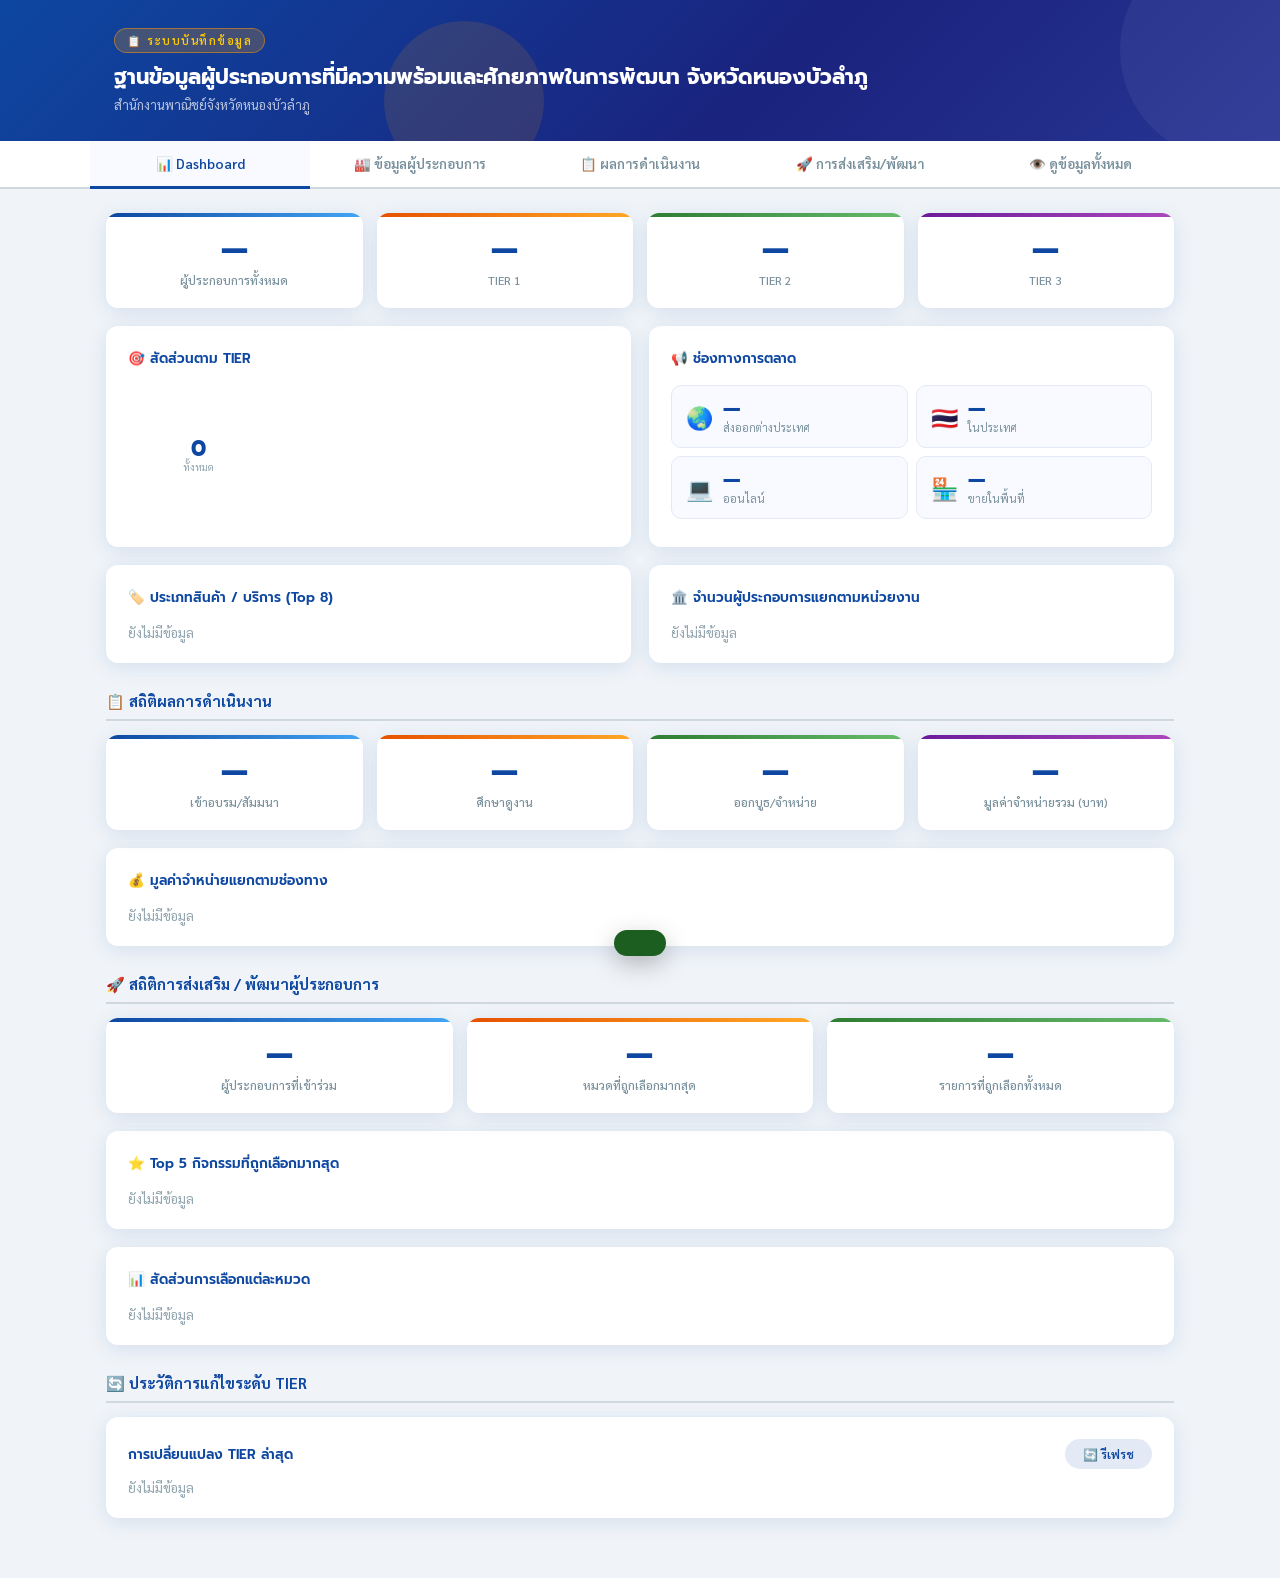
<file: index.html>
<!DOCTYPE html>
<html lang="th">
<head>
<meta charset="UTF-8">
<meta name="viewport" content="width=device-width, initial-scale=1.0">
<title>ฐานข้อมูลผู้ประกอบการที่มีความพร้อมและศักยภาพในการพัฒนา จังหวัดหนองบัวลำภู</title>
<link href="https://fonts.googleapis.com/css2?family=Sarabun:wght@300;400;500;600;700&family=Prompt:wght@400;600;700&display=swap" rel="stylesheet">
<link rel="icon" href="data:,">
<link rel="stylesheet" href="index_file/style/Main.css">
</head>
<body>

<div class="header">
  <div class="header-inner">
    <div class="header-badge">📋 ระบบบันทึกข้อมูล</div>
    <h1>ฐานข้อมูลผู้ประกอบการที่มีความพร้อมและศักยภาพในการพัฒนา จังหวัดหนองบัวลำภู</h1>
    <p>สำนักงานพาณิชย์จังหวัดหนองบัวลำภู</p>
  </div>
</div>

<div class="tab-bar">
  <div class="tab-inner">
    <button class="tab-btn active" onclick="showTab('dash')">📊 Dashboard</button>
    <button class="tab-btn" onclick="showTab('establishment')">🏭 ข้อมูลผู้ประกอบการ</button>
    <button class="tab-btn" onclick="showTab('activity')">📋 ผลการดำเนินงาน</button>
    <button class="tab-btn" onclick="showTab('promotion')">🚀 การส่งเสริม/พัฒนา</button>
    <button class="tab-btn" onclick="showTab('overview')">👁️ ดูข้อมูลทั้งหมด</button>
  </div>
</div>

<div class="content">
  <div id="tab-dash"></div>
  <div id="tab-establishment" style="display:none"></div>
  <div id="tab-activity"      style="display:none"></div>
  <div id="tab-promotion"     style="display:none"></div>
  <div id="tab-overview"      style="display:none"></div>
</div>

<div id="modals-container"></div>

<div class="toast" id="toast"></div>

<script src="index_file/script/loader.js"></script>
</body>
</html>
</file>
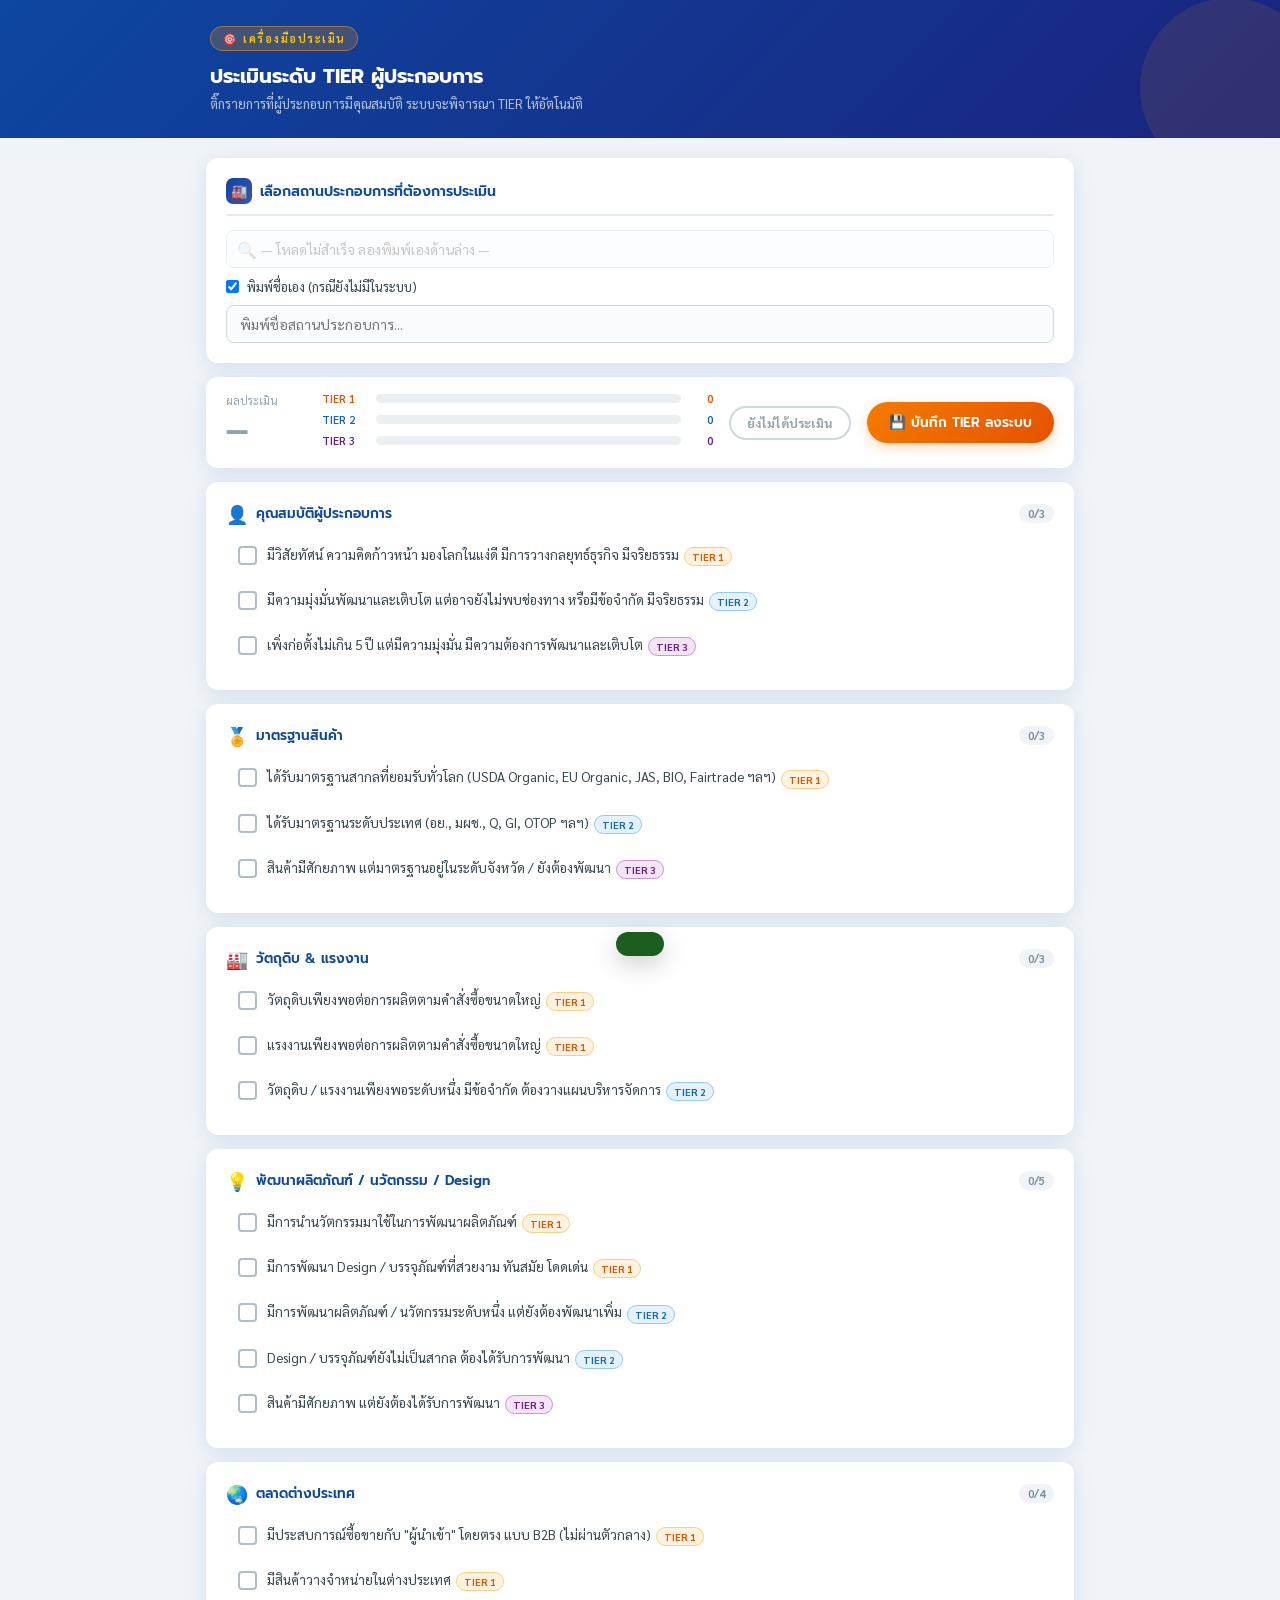
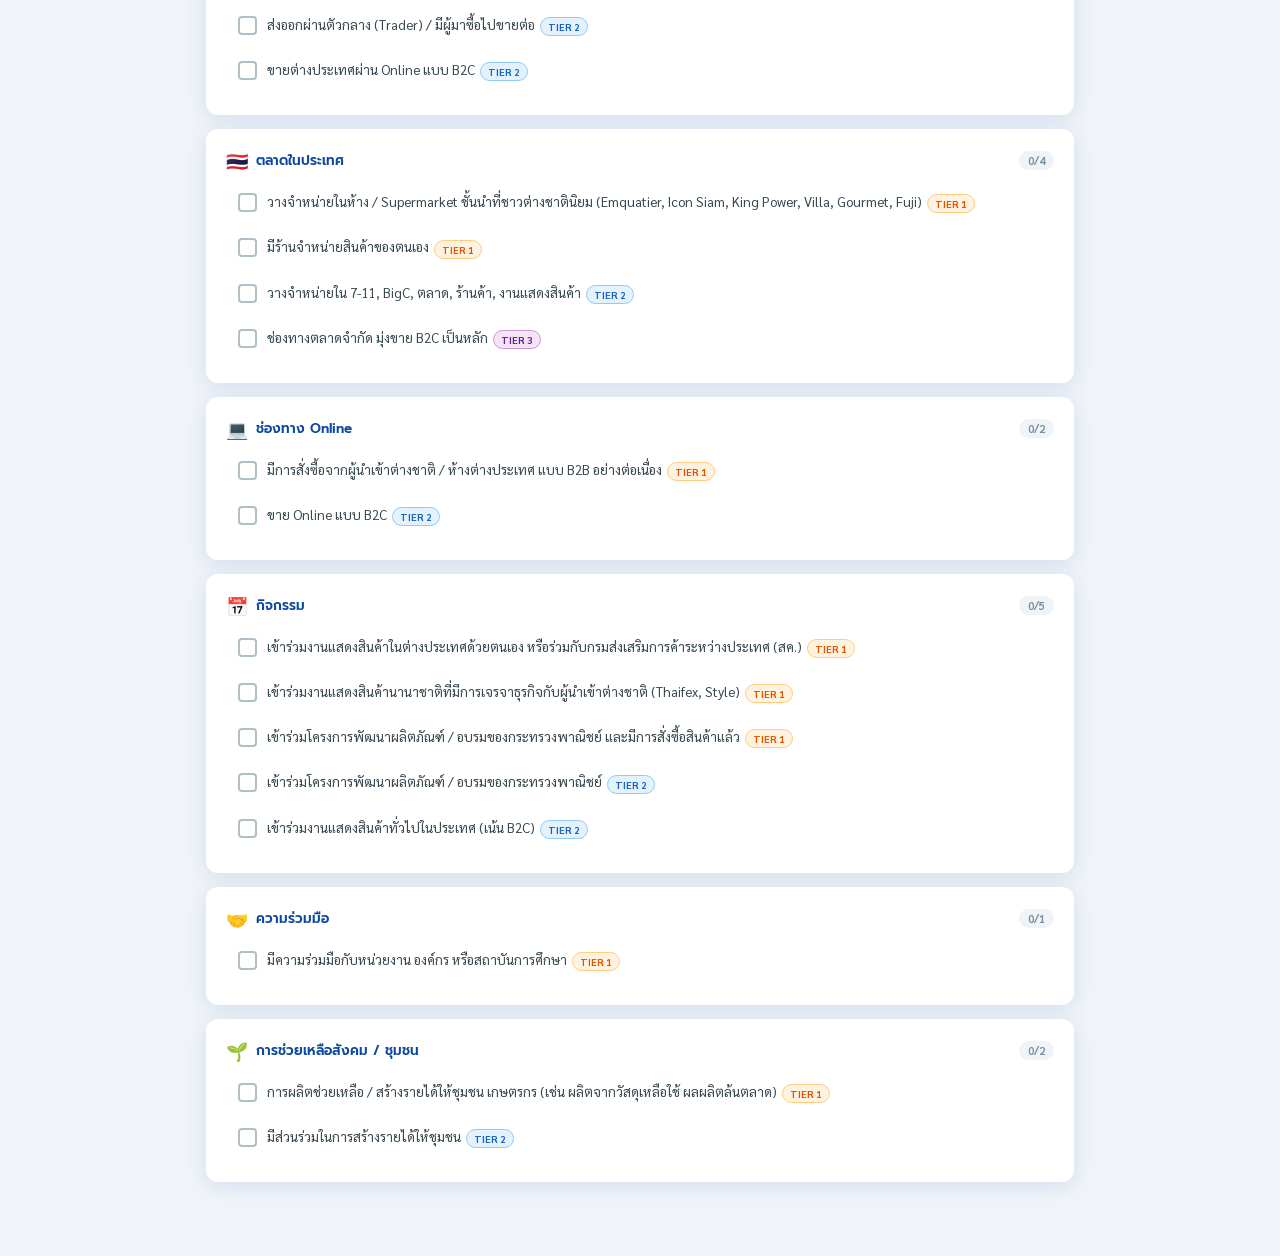
<file: tier_assessment.html>
<!DOCTYPE html>
<html lang="th">
<head>
<meta charset="UTF-8">
<meta name="viewport" content="width=device-width, initial-scale=1.0">
<title>ประเมินระดับ TIER ผู้ประกอบการ</title>
<link href="https://fonts.googleapis.com/css2?family=Sarabun:wght@300;400;500;600;700&family=Prompt:wght@400;600;700&display=swap" rel="stylesheet">
<link rel="stylesheet" href="tier_assessment/style/variables.css">
<link rel="stylesheet" href="tier_assessment/style/layout.css">
<link rel="stylesheet" href="tier_assessment/style/search.css">
<link rel="stylesheet" href="tier_assessment/style/result.css">
</head>
<body>

<div class="header">
  <div class="header-inner">
    <div class="header-badge">🎯 เครื่องมือประเมิน</div>
    <h1>ประเมินระดับ TIER ผู้ประกอบการ</h1>
    <p>ติ๊กรายการที่ผู้ประกอบการมีคุณสมบัติ ระบบจะพิจารณา TIER ให้อัตโนมัติ</p>
  </div>
</div>

<div class="content">

  <!-- เลือกสถานประกอบการ -->
  <div class="panel">
    <div class="panel-title"><div class="icon">🏭</div>เลือกสถานประกอบการที่ต้องการประเมิน</div>
    <div class="search-wrap" id="searchWrap">
      <span class="search-icon">🔍</span>
      <input type="text" id="bizSearch" placeholder="พิมพ์เพื่อค้นหาสถานประกอบการ..." oninput="filterBiz()" onfocus="openDropdown()" autocomplete="off">
      <div class="dropdown" id="bizDropdown"></div>
    </div>
    <div class="selected-biz" id="selectedBiz">
      <span>✅ </span><span id="selectedName"></span>
      <button onclick="clearSelected()" title="ล้างการเลือก">✕</button>
    </div>
    <div class="manual-row">
      <input type="checkbox" id="chkManual" onchange="toggleManual()">
      <label for="chkManual" style="cursor:pointer">พิมพ์ชื่อเอง (กรณียังไม่มีในระบบ)</label>
    </div>
    <div id="manualWrap" style="display:none;margin-top:10px">
      <input type="text" id="bizManual" placeholder="พิมพ์ชื่อสถานประกอบการ...">
    </div>
  </div>

  <!-- Result bar sticky -->
  <div class="result-bar">
    <div>
      <div style="font-size:11px;color:#90a4ae;margin-bottom:2px">ผลประเมิน</div>
      <div class="tier-big" id="resTier" style="color:#90a4ae">—</div>
    </div>
    <div class="prog-wrap">
      <div class="prog-row">
        <div class="prog-label" style="color:var(--t1)">TIER 1</div>
        <div class="prog-track"><div class="prog-fill" id="p1" style="background:var(--t1)"></div></div>
        <div class="prog-num" id="c1" style="color:var(--t1)">0</div>
      </div>
      <div class="prog-row">
        <div class="prog-label" style="color:var(--t2)">TIER 2</div>
        <div class="prog-track"><div class="prog-fill" id="p2" style="background:var(--t2)"></div></div>
        <div class="prog-num" id="c2" style="color:var(--t2)">0</div>
      </div>
      <div class="prog-row">
        <div class="prog-label" style="color:var(--t3)">TIER 3</div>
        <div class="prog-track"><div class="prog-fill" id="p3" style="background:var(--t3)"></div></div>
        <div class="prog-num" id="c3" style="color:var(--t3)">0</div>
      </div>
    </div>
    <div class="result-badge" id="resBadge">ยังไม่ได้ประเมิน</div>
    <div id="resultHint" style="font-size:12px;color:#90a4ae;display:none;line-height:1.5">
      📋 จดผลไว้แล้วนำไปเลือกใน<br><strong style="color:var(--primary)">ระบบหลัก → กรอกข้อมูล → ระดับ TIER</strong>
    </div>
    <button class="btn-save" id="btnSave" onclick="saveTier()">💾 บันทึก TIER ลงระบบ</button>
  </div>

  <!-- Checklist -->
  <div id="checklistContainer"></div>

</div>

<div class="toast" id="toast"></div>

<script src="tier_assessment/script/data.js"></script>
<script src="tier_assessment/script/checklist.js"></script>
<script src="tier_assessment/script/search.js"></script>
<script src="tier_assessment/script/app.js"></script>
</body>
</html>
</file>
<file: index_file/style/Main.css>
/* ══════════════════════════════════════════════════
   main.css — Entry point
   Import order matters: variables → base → ...
══════════════════════════════════════════════════ */

@import url('variables.css');   /* CSS custom properties        */
@import url('base.css');        /* Reset, body, toast, spinner  */
@import url('layout.css');      /* Grid, panel, content wrapper */
@import url('header.css');      /* Header + tab bar             */
@import url('forms.css');       /* Inputs, checkboxes, buttons  */
@import url('tiers.css');       /* Tier cards, badges, dropdown */
@import url('table.css');       /* Table, filter bar            */
@import url('dashboard.css');   /* KPI cards, charts            */
@import url('modal.css');       /* Edit modal                   */
</file>
<file: tier_assessment/style/variables.css>
:root {
  --t1: #e65100; --t1-bg: #fff3e0; --t1-bd: #ffcc80;
  --t2: #1565c0; --t2-bg: #e3f2fd; --t2-bd: #90caf9;
  --t3: #6a1b9a; --t3-bg: #f3e5f5; --t3-bd: #ce93d8;
  --primary: #0d47a1; --bg: #f0f4f8; --white: #fff;
  --border: #cfd8dc; --text: #1a237e; --text-b: #37474f;
  --shadow: 0 4px 20px rgba(13, 71, 161, 0.12); --radius: 12px;
}

* { box-sizing: border-box; margin: 0; padding: 0; }

body {
  font-family: 'Sarabun', sans-serif;
  background: var(--bg);
  color: var(--text-b);
  min-height: 100vh;
}
</file>
<file: tier_assessment/style/layout.css>
/* ── Header ── */
.header {
  background: linear-gradient(135deg, #0d47a1, #1a237e);
  color: #fff;
  overflow: hidden;
  position: relative;
}

.header::after {
  content: '';
  position: absolute;
  bottom: -40px; right: -40px;
  width: 180px; height: 180px;
  background: rgba(255, 152, 0, 0.1);
  border-radius: 50%;
}

.header-inner {
  max-width: 900px;
  margin: 0 auto;
  padding: 26px 20px;
  position: relative;
  z-index: 1;
}

.header-badge {
  display: inline-block;
  background: rgba(255, 152, 0, 0.22);
  border: 1px solid rgba(255, 152, 0, 0.5);
  color: #ffcc02;
  font-size: 11px; font-weight: 600;
  letter-spacing: 1.5px;
  text-transform: uppercase;
  padding: 4px 12px;
  border-radius: 20px;
  margin-bottom: 10px;
}

.header h1 {
  font-family: 'Prompt', sans-serif;
  font-size: 20px; font-weight: 700;
  margin-bottom: 4px;
}

.header p { font-size: 13px; opacity: 0.7; }

/* ── Content & Panel ── */
.content {
  max-width: 900px;
  margin: 0 auto;
  padding: 20px 16px 60px;
}

.panel {
  background: #fff;
  border-radius: var(--radius);
  box-shadow: var(--shadow);
  padding: 20px;
  margin-bottom: 14px;
}

.panel-title {
  font-family: 'Prompt', sans-serif;
  font-size: 14px; font-weight: 600;
  color: var(--primary);
  margin-bottom: 14px;
  padding-bottom: 10px;
  border-bottom: 2px solid #e3eaf6;
  display: flex; align-items: center; gap: 8px;
}

.panel-title .icon {
  width: 26px; height: 26px;
  background: linear-gradient(135deg, var(--primary), #3f51b5);
  border-radius: 7px;
  display: flex; align-items: center; justify-content: center;
  font-size: 13px;
}
</file>
<file: tier_assessment/style/search.css>
/* ── Input ── */
input[type=text] {
  width: 100%;
  padding: 9px 13px;
  border: 1.5px solid var(--border);
  border-radius: 8px;
  font-family: 'Sarabun', sans-serif;
  font-size: 14px; color: var(--text-b);
  background: #fafbfd;
  transition: 0.2s; outline: none;
}

input[type=text]:focus {
  border-color: #1565c0;
  box-shadow: 0 0 0 3px rgba(21, 101, 192, 0.1);
  background: #fff;
}

.manual-row {
  margin-top: 10px;
  display: flex; align-items: center; gap: 8px;
  font-size: 13px; color: var(--text-b);
}

.manual-row input[type=checkbox] { width: auto; margin: 0; cursor: pointer; }

/* ── Search & Dropdown ── */
.search-wrap { position: relative; }

.search-icon {
  position: absolute;
  left: 11px; top: 50%;
  transform: translateY(-50%);
  font-size: 16px;
  pointer-events: none;
  opacity: 0.5;
}

#bizSearch { padding-left: 34px; }

.dropdown {
  position: absolute;
  top: calc(100% + 4px); left: 0; right: 0;
  background: #fff;
  border: 1.5px solid #90b4f0;
  border-radius: 8px;
  box-shadow: 0 8px 24px rgba(13, 71, 161, 0.15);
  z-index: 200;
  max-height: 220px; overflow-y: auto;
  display: none;
}

.dropdown.open { display: block; }

.drop-item {
  padding: 10px 14px;
  font-size: 13.5px;
  cursor: pointer;
  transition: background 0.15s;
  border-bottom: 1px solid #f0f4f8;
  color: var(--text-b);
}

.drop-item:last-child { border-bottom: none; }
.drop-item:hover,
.drop-item.active { background: #e8f0fe; color: var(--primary); font-weight: 600; }
.drop-item mark   { background: none; color: var(--primary); font-weight: 700; }

.drop-empty {
  padding: 12px 14px;
  font-size: 13px; color: #90a4ae;
  text-align: center;
}

/* ── Selected Biz ── */
.selected-biz {
  margin-top: 8px;
  padding: 8px 12px;
  background: #e8f0fe;
  border-radius: 8px;
  font-size: 13px; color: var(--primary); font-weight: 600;
  display: none; align-items: center; gap: 6px;
}

.selected-biz span { flex: 1; }

.selected-biz button {
  background: none; border: none;
  cursor: pointer; font-size: 16px;
  color: #90a4ae; padding: 0; line-height: 1;
}

.selected-biz button:hover { color: #e65100; }
</file>
<file: tier_assessment/style/result.css>
/* ── Result Bar ── */
.result-bar {
  background: #fff;
  border-radius: var(--radius);
  box-shadow: var(--shadow);
  padding: 14px 20px;
  margin-bottom: 14px;
  display: flex; align-items: center; gap: 16px;
  flex-wrap: wrap;
  position: sticky; top: 0; z-index: 100;
}

.tier-big {
  font-family: 'Prompt', sans-serif;
  font-size: 28px; font-weight: 700;
  min-width: 80px;
  transition: color 0.3s;
}

.prog-wrap { flex: 1; min-width: 160px; }

.prog-row {
  display: flex; align-items: center; gap: 8px;
  margin-bottom: 6px;
}

.prog-label { font-size: 11px; font-weight: 600; width: 46px; flex-shrink: 0; }

.prog-track {
  flex: 1; height: 9px;
  background: #eceff1;
  border-radius: 5px; overflow: hidden;
}

.prog-fill {
  height: 100%; border-radius: 5px;
  transition: width 0.5s ease;
  width: 0%;
}

.prog-num { font-size: 11px; font-weight: 700; width: 24px; text-align: right; }

.result-badge {
  padding: 7px 16px;
  border-radius: 50px;
  font-size: 12.5px; font-weight: 700;
  border: 2px solid var(--border);
  color: #90a4ae;
  white-space: nowrap;
  transition: all 0.3s;
}

.btn-save {
  background: linear-gradient(135deg, #f57c00, #e65100);
  color: #fff; border: none;
  padding: 10px 22px;
  border-radius: 50px;
  font-family: 'Prompt', sans-serif;
  font-size: 13.5px; font-weight: 600;
  cursor: pointer;
  box-shadow: 0 4px 12px rgba(245, 124, 0, 0.3);
  transition: 0.2s;
  white-space: nowrap;
}

.btn-save:hover    { transform: translateY(-1px); }
.btn-save:disabled { opacity: 0.5; cursor: not-allowed; transform: none; }

/* ── Checklist ── */
.sec-hd { display: flex; align-items: center; gap: 8px; margin-bottom: 10px; }
.sec-icon { font-size: 18px; }

.sec-ttl {
  font-family: 'Prompt', sans-serif;
  font-size: 13.5px; font-weight: 600;
  color: var(--primary); flex: 1;
}

.sec-score {
  font-size: 11px; font-weight: 700;
  padding: 2px 9px; border-radius: 12px;
  background: #f0f4f8; color: #78909c;
}

.sec-score.has { background: #e8f5e9; color: #2e7d32; }

.ci {
  display: flex; align-items: flex-start; gap: 10px;
  padding: 9px 11px; border-radius: 8px;
  cursor: pointer; margin-bottom: 4px;
  border: 1.5px solid transparent;
  transition: 0.15s; user-select: none;
}

.ci:hover        { background: #f0f6ff; border-color: #c5d8f8; }
.ci.checked      { background: #e8f0fe; border-color: #90b4f0; }

.cbox {
  width: 19px; height: 19px;
  border: 2px solid #b0bec5; border-radius: 4px;
  flex-shrink: 0; margin-top: 1px;
  display: flex; align-items: center; justify-content: center;
  transition: 0.2s; font-size: 11px; color: transparent;
}

.ci.checked .cbox { background: var(--primary); border-color: var(--primary); color: #fff; }

.ci-txt { font-size: 13.5px; line-height: 1.5; }

.ttag {
  display: inline-block;
  font-size: 10px; font-weight: 700;
  padding: 1px 7px; border-radius: 10px;
  margin-left: 5px; vertical-align: middle;
}

.t1tag { background: var(--t1-bg); color: var(--t1); border: 1px solid var(--t1-bd); }
.t2tag { background: var(--t2-bg); color: var(--t2); border: 1px solid var(--t2-bd); }
.t3tag { background: var(--t3-bg); color: var(--t3); border: 1px solid var(--t3-bd); }

/* ── Toast ── */
.toast {
  position: fixed;
  bottom: 24px; left: 50%;
  transform: translateX(-50%) translateY(80px);
  background: #1b5e20; color: #fff;
  padding: 12px 24px; border-radius: 50px;
  font-size: 14px; font-weight: 600;
  box-shadow: 0 8px 24px rgba(0, 0, 0, 0.2);
  z-index: 9999;
  transition: transform 0.35s cubic-bezier(0.34, 1.56, 0.64, 1);
}

.toast.show { transform: translateX(-50%) translateY(0); }
.toast.err  { background: #b71c1c; }

@media (max-width: 600px) {
  .result-bar { flex-direction: column; align-items: flex-start; }
}
</file>
